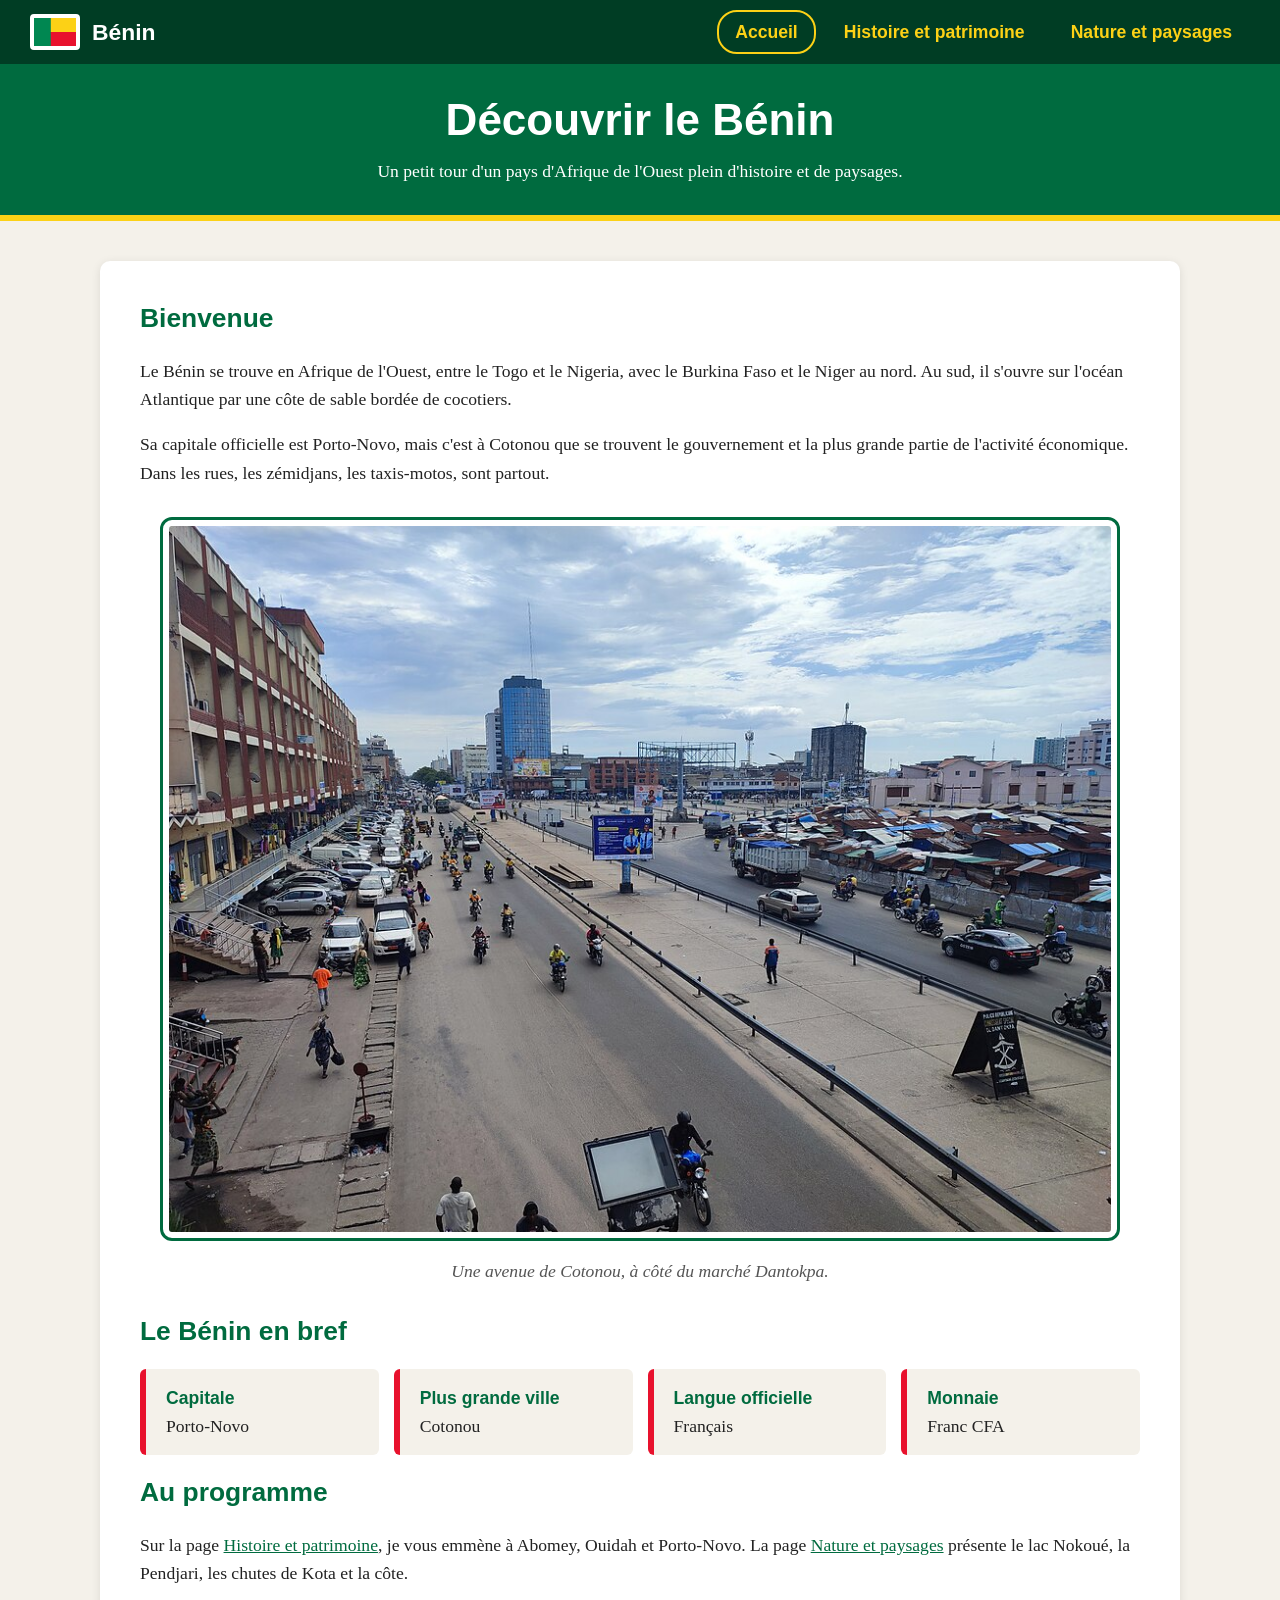
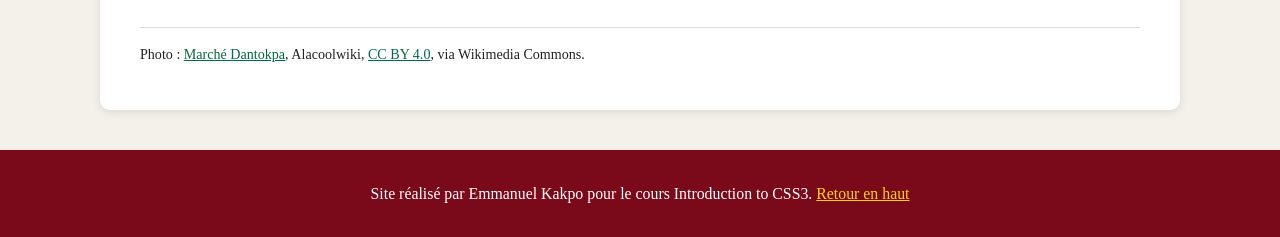
<file: index.html>
<!DOCTYPE html>
<html lang="fr">

<head>
  <meta charset="utf-8">
  <meta name="viewport" content="width=device-width, initial-scale=1">
  <title>Découvrir le Bénin</title>
  <link rel="stylesheet" href="css/style.css">
</head>

<body>
  <a href="#contenu" class="skip">Passer au contenu principal</a>

  <header id="haut">
    <nav>
      <div class="logo">
        <img src="images/drapeau-benin.svg" width="50" height="33" alt="Drapeau du Bénin">
        <span>Bénin</span>
      </div>
      <ul>
        <li><a href="index.html" aria-current="page">Accueil</a></li>
        <li><a href="patrimoine.html">Histoire et patrimoine</a></li>
        <li><a href="nature.html">Nature et paysages</a></li>
      </ul>
    </nav>
    <div class="banniere">
      <h1>Découvrir le Bénin</h1>
      <p>Un petit tour d'un pays d'Afrique de l'Ouest plein d'histoire et de paysages.</p>
    </div>
  </header>

  <main id="contenu">
    <section>
      <h2>Bienvenue</h2>
      <p>Le Bénin se trouve en Afrique de l'Ouest, entre le Togo et le Nigeria, avec le Burkina Faso et le Niger au
        nord. Au sud, il s'ouvre sur l'océan Atlantique par une côte de sable bordée de cocotiers.</p>
      <p>Sa capitale officielle est Porto-Novo, mais c'est à Cotonou que se trouvent le gouvernement et la plus grande
        partie de l'activité économique. Dans les rues, les zémidjans, les taxis-motos, sont partout.</p>

      <figure>
        <img src="images/dantokpa.jpg" width="960" height="720"
          alt="Une grande avenue de Cotonou près du marché Dantokpa, avec beaucoup de motos">
        <figcaption>Une avenue de Cotonou, à côté du marché Dantokpa.</figcaption>
      </figure>
    </section>

    <section>
      <h2>Le Bénin en bref</h2>
      <ul class="infos">
        <li><strong>Capitale</strong> Porto-Novo</li>
        <li><strong>Plus grande ville</strong> Cotonou</li>
        <li><strong>Langue officielle</strong> Français</li>
        <li><strong>Monnaie</strong> Franc CFA</li>
      </ul>
    </section>

    <section>
      <h2>Au programme</h2>
      <p>Sur la page <a href="patrimoine.html">Histoire et patrimoine</a>, je vous emmène à Abomey, Ouidah et
        Porto-Novo. La page <a href="nature.html">Nature et paysages</a> présente le lac Nokoué, la Pendjari, les
        chutes de Kota et la côte.</p>
    </section>

    <p class="credits">Photo : <a href="https://commons.wikimedia.org/wiki/File:March%C3%A9_Dantokpa_1.jpg">Marché
        Dantokpa</a>, Alacoolwiki, <a href="https://creativecommons.org/licenses/by/4.0/deed.fr">CC BY 4.0</a>, via
      Wikimedia Commons.</p>
  </main>

  <footer>
    <p>Site réalisé par Emmanuel Kakpo pour le cours Introduction to CSS3. <a href="#haut">Retour en haut</a></p>
  </footer>
</body>

</html>
</file>
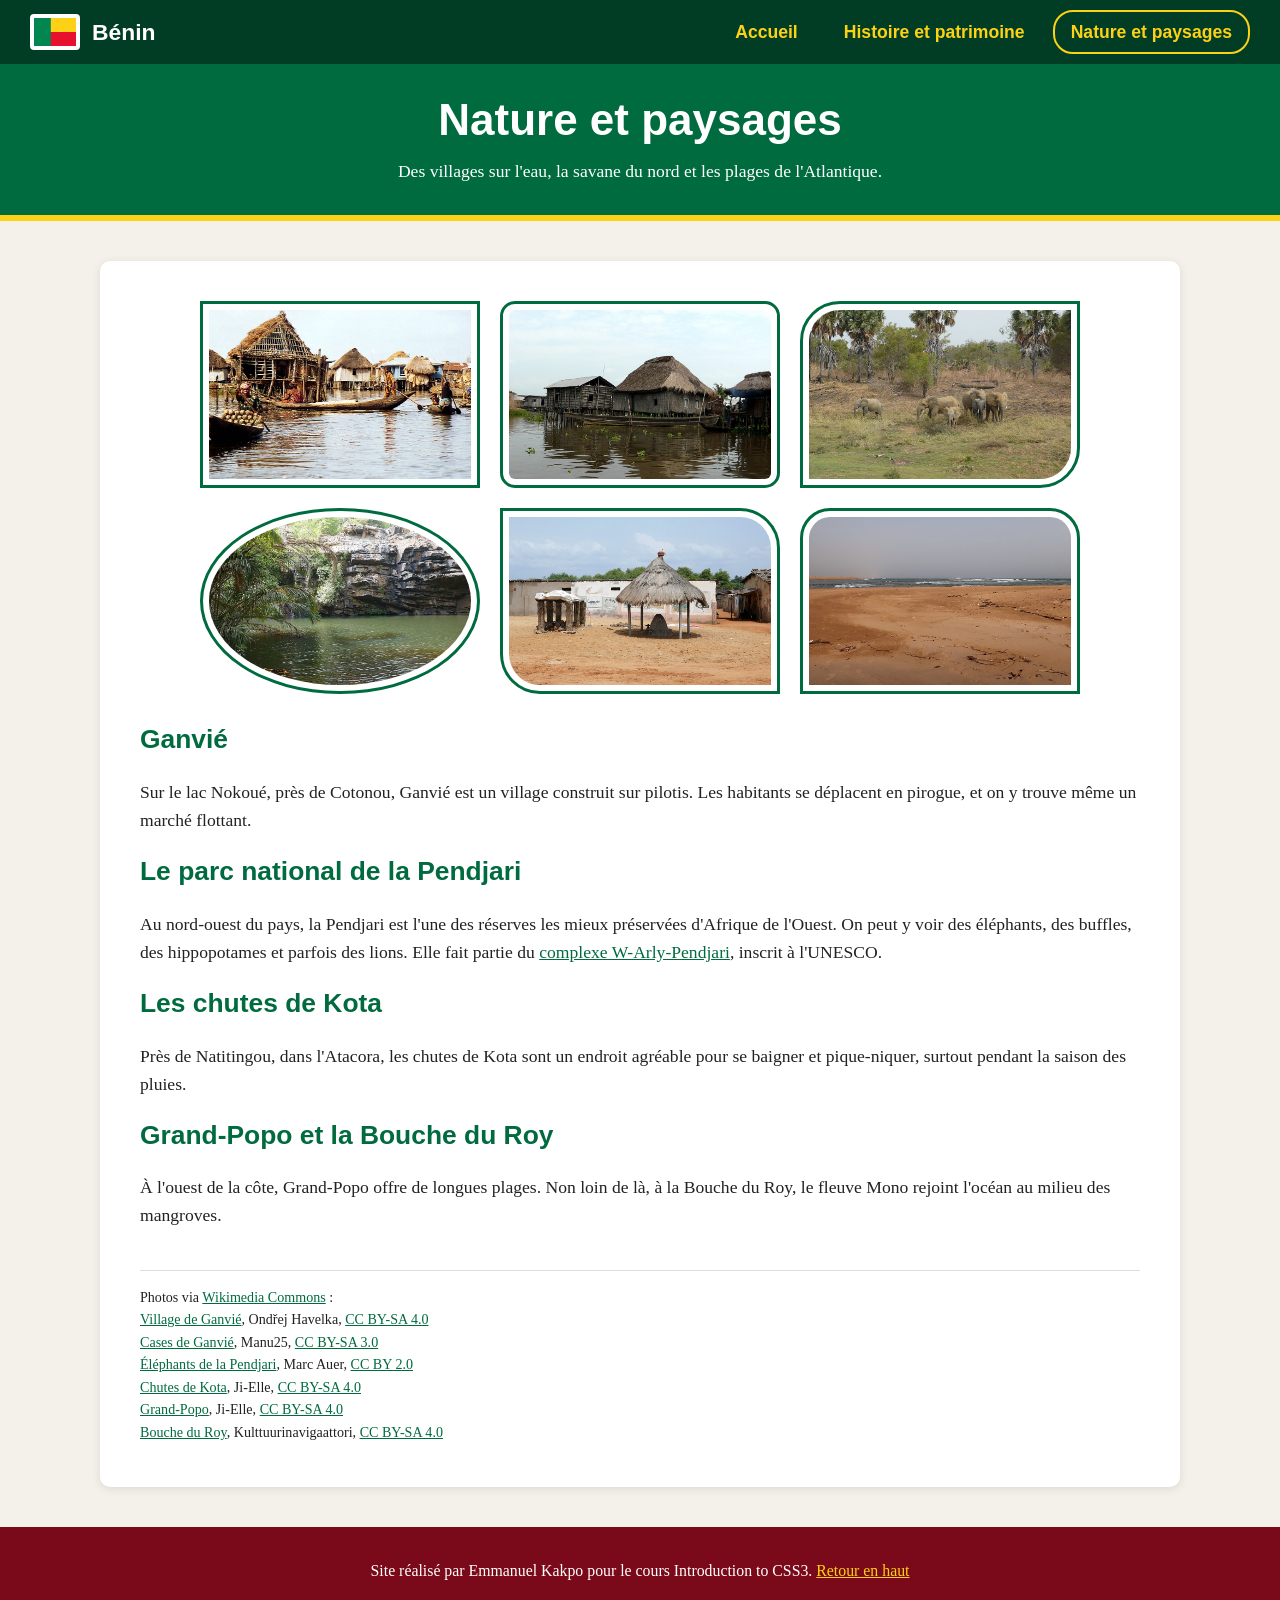
<file: nature.html>
<!DOCTYPE html>
<html lang="fr">

<head>
  <meta charset="utf-8">
  <meta name="viewport" content="width=device-width, initial-scale=1">
  <title>Nature et paysages du Bénin</title>
  <link rel="stylesheet" href="css/style.css">
</head>

<body>
  <a href="#contenu" class="skip">Passer au contenu principal</a>

  <header id="haut">
    <nav>
      <div class="logo">
        <img src="images/drapeau-benin.svg" width="50" height="33" alt="Drapeau du Bénin">
        <span>Bénin</span>
      </div>
      <ul>
        <li><a href="index.html">Accueil</a></li>
        <li><a href="patrimoine.html">Histoire et patrimoine</a></li>
        <li><a href="nature.html" aria-current="page">Nature et paysages</a></li>
      </ul>
    </nav>
    <div class="banniere">
      <h1>Nature et paysages</h1>
      <p>Des villages sur l'eau, la savane du nord et les plages de l'Atlantique.</p>
    </div>
  </header>

  <main id="contenu">
    <div class="galerie">
      <img src="images/ganvie.jpg" width="960" height="505"
        alt="Des maisons sur pilotis à Ganvié et des pirogues sur le lac Nokoué">
      <img src="images/ganvie-pirogues.jpg" width="960" height="640"
        alt="Des cases au toit de chaume construites sur l'eau à Ganvié">
      <img src="images/pendjari.jpg" width="960" height="541"
        alt="Un groupe d'éléphants dans la savane du parc de la Pendjari">
      <img src="images/kota.jpg" width="960" height="640"
        alt="Le bassin vert au pied des rochers des chutes de Kota">
      <img src="images/grand-popo.jpg" width="960" height="640"
        alt="Une place de sable à Grand-Popo avec une paillote au toit de chaume">
      <img src="images/bouche-du-roy.jpg" width="960" height="539"
        alt="Une plage de sable orangé au bord de l'océan, à la Bouche du Roy">
    </div>

    <section>
      <h2>Ganvié</h2>
      <p>Sur le lac Nokoué, près de Cotonou, Ganvié est un village construit sur pilotis. Les habitants se déplacent
        en pirogue, et on y trouve même un marché flottant.</p>
    </section>

    <section>
      <h2>Le parc national de la Pendjari</h2>
      <p>Au nord-ouest du pays, la Pendjari est l'une des réserves les mieux préservées d'Afrique de l'Ouest. On peut
        y voir des éléphants, des buffles, des hippopotames et parfois des lions. Elle fait partie du
        <a href="https://whc.unesco.org/fr/list/749">complexe W-Arly-Pendjari</a>, inscrit à l'UNESCO.</p>
    </section>

    <section>
      <h2>Les chutes de Kota</h2>
      <p>Près de Natitingou, dans l'Atacora, les chutes de Kota sont un endroit agréable pour se baigner et
        pique-niquer, surtout pendant la saison des pluies.</p>
    </section>

    <section>
      <h2>Grand-Popo et la Bouche du Roy</h2>
      <p>À l'ouest de la côte, Grand-Popo offre de longues plages. Non loin de là, à la Bouche du Roy, le fleuve Mono
        rejoint l'océan au milieu des mangroves.</p>
    </section>

    <ul class="credits">
      <li>Photos via <a href="https://commons.wikimedia.org/">Wikimedia Commons</a> :</li>
      <li><a href="https://commons.wikimedia.org/wiki/File:The_village_of_Ganvi%C3%A9_on_Lake_Nokou%C3%A9.jpg">Village
          de Ganvié</a>, Ondřej Havelka, <a href="https://creativecommons.org/licenses/by-sa/4.0/deed.fr">CC BY-SA
          4.0</a></li>
      <li><a href="https://commons.wikimedia.org/wiki/File:Ganvie2.jpg">Cases de Ganvié</a>, Manu25,
        <a href="https://creativecommons.org/licenses/by-sa/3.0/deed.fr">CC BY-SA 3.0</a></li>
      <li><a href="https://commons.wikimedia.org/wiki/File:Elephants_Pendjari_National_Park.jpg">Éléphants de la
          Pendjari</a>, Marc Auer, <a href="https://creativecommons.org/licenses/by/2.0/deed.fr">CC BY 2.0</a></li>
      <li><a href="https://commons.wikimedia.org/wiki/File:Chutes_de_Kota_%281%29.jpg">Chutes de Kota</a>, Ji-Elle,
        <a href="https://creativecommons.org/licenses/by-sa/4.0/deed.fr">CC BY-SA 4.0</a></li>
      <li><a href="https://commons.wikimedia.org/wiki/File:Plage_de_Grand-Popo_%281%29.jpg">Grand-Popo</a>, Ji-Elle,
        <a href="https://creativecommons.org/licenses/by-sa/4.0/deed.fr">CC BY-SA 4.0</a></li>
      <li><a href="https://commons.wikimedia.org/wiki/File:Bouche_du_Roi_in_Grand_Popo_Benin.jpg">Bouche du Roy</a>,
        Kulttuurinavigaattori, <a href="https://creativecommons.org/licenses/by-sa/4.0/deed.fr">CC BY-SA 4.0</a></li>
    </ul>
  </main>

  <footer>
    <p>Site réalisé par Emmanuel Kakpo pour le cours Introduction to CSS3. <a href="#haut">Retour en haut</a></p>
  </footer>
</body>

</html>
</file>
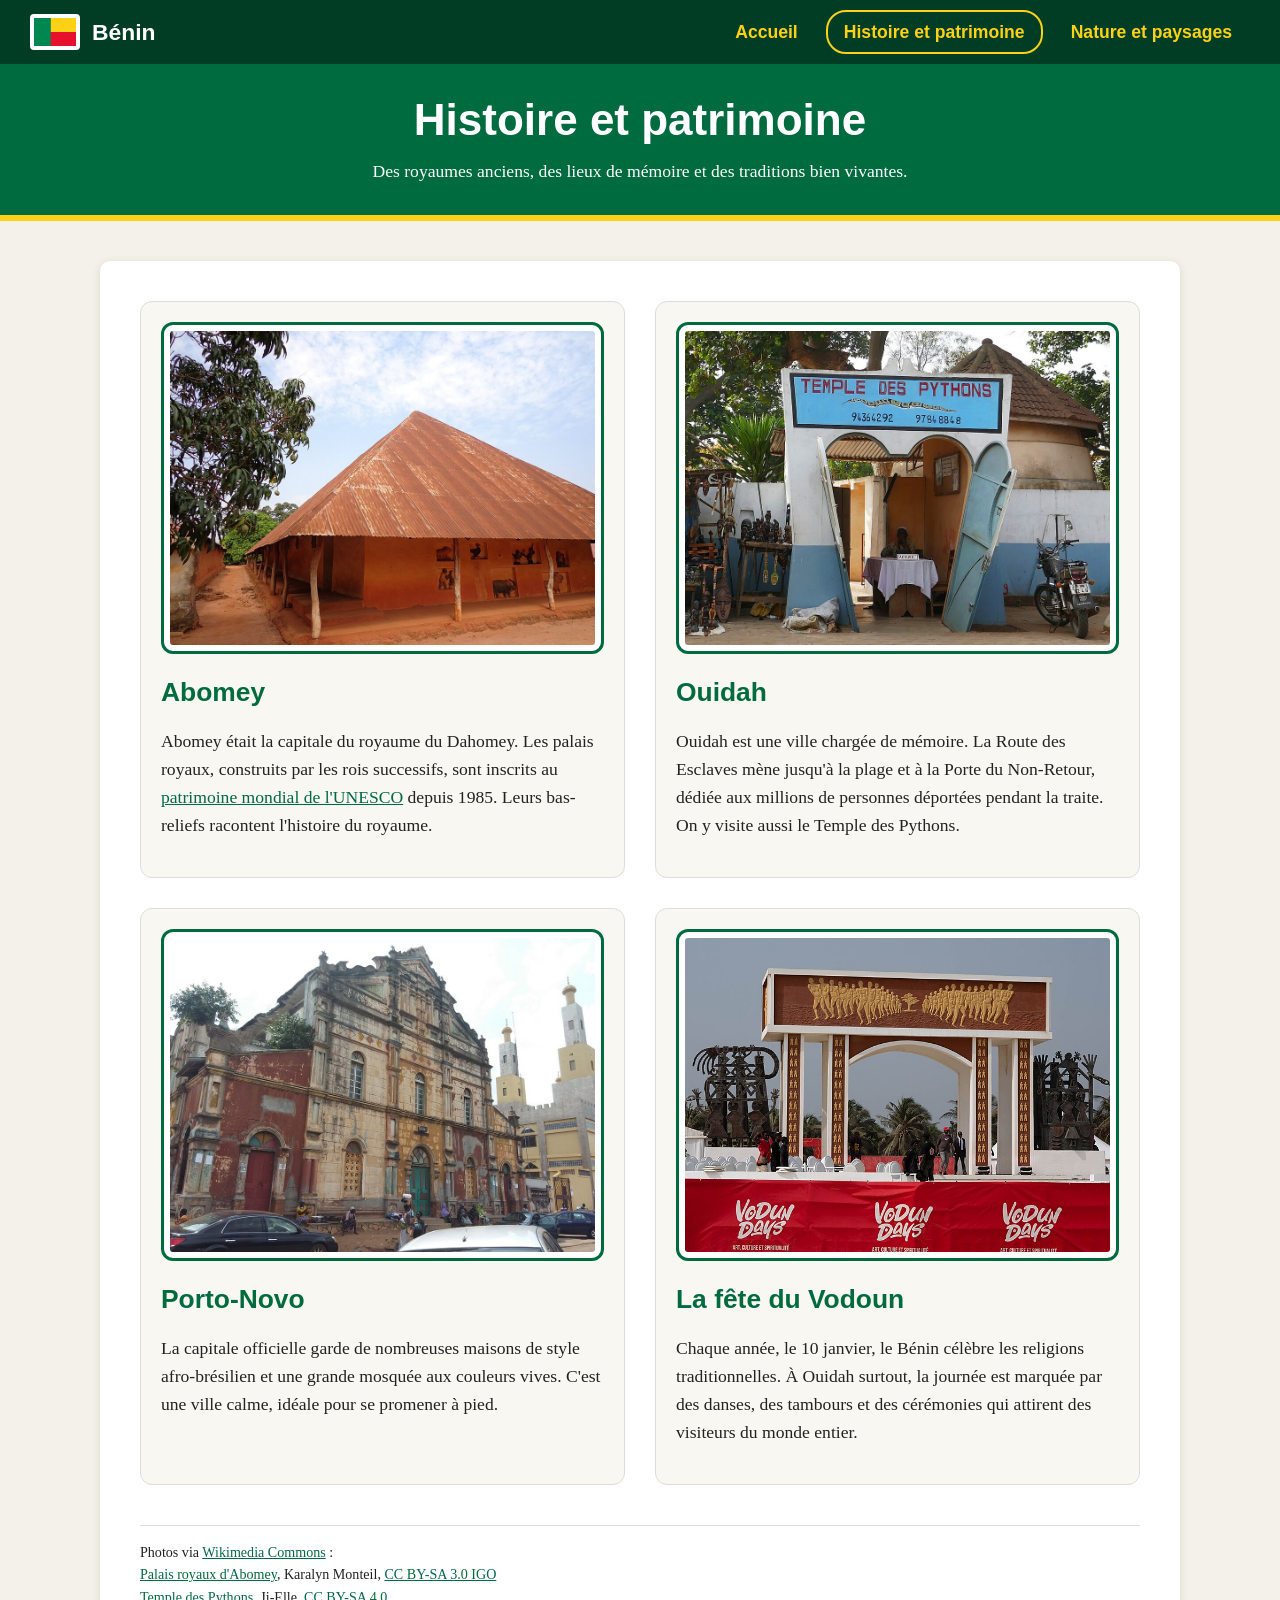
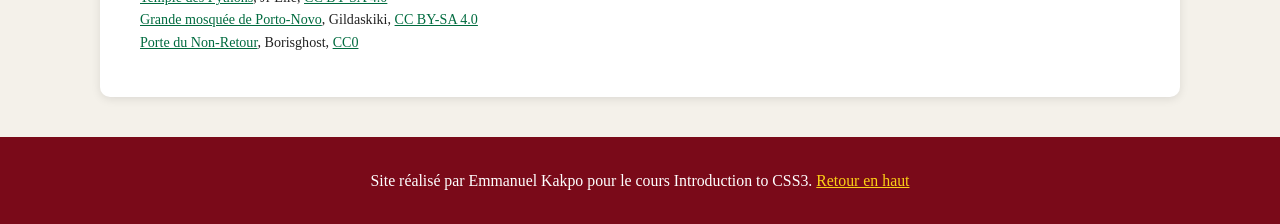
<file: patrimoine.html>
<!DOCTYPE html>
<html lang="fr">

<head>
  <meta charset="utf-8">
  <meta name="viewport" content="width=device-width, initial-scale=1">
  <title>Histoire et patrimoine du Bénin</title>
  <link rel="stylesheet" href="css/style.css">
</head>

<body>
  <a href="#contenu" class="skip">Passer au contenu principal</a>

  <header id="haut">
    <nav>
      <div class="logo">
        <img src="images/drapeau-benin.svg" width="50" height="33" alt="Drapeau du Bénin">
        <span>Bénin</span>
      </div>
      <ul>
        <li><a href="index.html">Accueil</a></li>
        <li><a href="patrimoine.html" aria-current="page">Histoire et patrimoine</a></li>
        <li><a href="nature.html">Nature et paysages</a></li>
      </ul>
    </nav>
    <div class="banniere">
      <h1>Histoire et patrimoine</h1>
      <p>Des royaumes anciens, des lieux de mémoire et des traditions bien vivantes.</p>
    </div>
  </header>

  <main id="contenu">
    <div class="grid">
      <article class="carte">
        <img src="images/abomey.jpg" width="960" height="720"
          alt="Un bâtiment des palais royaux d'Abomey, aux murs de terre rouge et au grand toit de tôle">
        <h2>Abomey</h2>
        <p>Abomey était la capitale du royaume du Dahomey. Les palais royaux, construits par les rois successifs, sont
          inscrits au <a href="https://whc.unesco.org/fr/list/323">patrimoine mondial de l'UNESCO</a> depuis 1985.
          Leurs bas-reliefs racontent l'histoire du royaume.</p>
      </article>

      <article class="carte">
        <img src="images/temple-pythons.jpg" width="960" height="746"
          alt="L'entrée du Temple des Pythons à Ouidah, avec son panneau peint en bleu">
        <h2>Ouidah</h2>
        <p>Ouidah est une ville chargée de mémoire. La Route des Esclaves mène jusqu'à la plage et à la Porte du
          Non-Retour, dédiée aux millions de personnes déportées pendant la traite. On y visite aussi le Temple des
          Pythons.</p>
      </article>

      <article class="carte">
        <img src="images/mosquee-porto-novo.jpg" width="960" height="720"
          alt="La façade colorée de la grande mosquée de Porto-Novo et ses deux minarets">
        <h2>Porto-Novo</h2>
        <p>La capitale officielle garde de nombreuses maisons de style afro-brésilien et une grande mosquée aux
          couleurs vives. C'est une ville calme, idéale pour se promener à pied.</p>
      </article>

      <article class="carte">
        <img src="images/porte-non-retour.jpg" width="960" height="540"
          alt="La Porte du Non-Retour à Ouidah, devant une scène décorée pour les Vodun Days">
        <h2>La fête du Vodoun</h2>
        <p>Chaque année, le 10 janvier, le Bénin célèbre les religions traditionnelles. À Ouidah surtout, la journée
          est marquée par des danses, des tambours et des cérémonies qui attirent des visiteurs du monde entier.</p>
      </article>
    </div>

    <ul class="credits">
      <li>Photos via <a href="https://commons.wikimedia.org/">Wikimedia Commons</a> :</li>
      <li><a href="https://commons.wikimedia.org/wiki/File:Royal_Palaces_of_Abomey-133470.jpg">Palais royaux
          d'Abomey</a>, Karalyn Monteil, <a href="https://creativecommons.org/licenses/by-sa/3.0/igo/deed.fr">CC BY-SA
          3.0 IGO</a></li>
      <li><a href="https://commons.wikimedia.org/wiki/File:Entr%C3%A9e_du_Temple_des_Pythons_%28Ouidah%29.jpg">Temple
          des Pythons</a>, Ji-Elle, <a href="https://creativecommons.org/licenses/by-sa/4.0/deed.fr">CC BY-SA 4.0</a>
      </li>
      <li><a href="https://commons.wikimedia.org/wiki/File:Grande_Mosqu%C3%A9e_de_Porto-Novo_au_B%C3%A9nin_01.jpg">Grande
          mosquée de Porto-Novo</a>, Gildaskiki, <a href="https://creativecommons.org/licenses/by-sa/4.0/deed.fr">CC
          BY-SA 4.0</a></li>
      <li><a href="https://commons.wikimedia.org/wiki/File:Porte_du_non-retour_au_Benin.jpg">Porte du Non-Retour</a>,
        Borisghost, <a href="https://creativecommons.org/publicdomain/zero/1.0/deed.fr">CC0</a></li>
    </ul>
  </main>

  <footer>
    <p>Site réalisé par Emmanuel Kakpo pour le cours Introduction to CSS3. <a href="#haut">Retour en haut</a></p>
  </footer>
</body>

</html>
</file>
<file: css/style.css>
body {
  margin: 0;
  font-family: Georgia, "Times New Roman", serif;
  font-size: 110%;
  line-height: 1.6;
  background-color: #f4f1ea;
  color: #222222;
}

h1,
h2 {
  font-family: "Trebuchet MS", Arial, sans-serif;
  line-height: 1.2;
}

h2 {
  color: #006b3f;
}

a {
  color: #006b3f;
}

a:hover,
a:focus {
  color: #003d24;
}

.skip {
  position: absolute;
  top: -100px;
  left: 0;
  z-index: 10;
  padding: 10px 20px;
  background-color: #fcd116;
  color: #222222;
  font-family: "Trebuchet MS", Arial, sans-serif;
  font-weight: bold;
}

.skip:focus {
  top: 0;
}

nav {
  display: flex;
  flex-wrap: wrap;
  justify-content: space-between;
  align-items: center;
  gap: 10px;
  padding: 10px 30px;
  background-color: #003d24;
}

.logo {
  display: flex;
  align-items: center;
  gap: 12px;
  color: #ffffff;
  font-family: "Trebuchet MS", Arial, sans-serif;
  font-size: 1.3em;
  font-weight: bold;
}

nav ul {
  display: flex;
  flex-wrap: wrap;
  gap: 10px;
  margin: 0;
  padding: 0;
  list-style: none;
}

nav a {
  display: block;
  padding: 6px 16px;
  border: 2px solid transparent;
  border-radius: 20px;
  color: #fcd116;
  font-family: "Trebuchet MS", Arial, sans-serif;
  font-weight: bold;
  text-decoration: none;
  transition: background-color 0.3s, color 0.3s;
}

nav a:hover,
nav a:focus {
  background-color: #fcd116;
  color: #003d24;
}

nav a[aria-current="page"] {
  border-color: #fcd116;
}

.banniere {
  padding: 30px 20px;
  background-color: #006b3f;
  border-bottom: 6px solid #fcd116;
  color: #ffffff;
  text-align: center;
}

.banniere h1 {
  margin: 0 0 10px;
  font-size: 2.5em;
}

.banniere p {
  margin: 0;
}

main {
  max-width: 1000px;
  margin: 40px auto;
  padding: 20px 40px 30px;
  background-color: #ffffff;
  border-radius: 10px;
  box-shadow: 0 2px 10px rgba(0, 0, 0, 0.1);
}

img {
  box-sizing: border-box;
  max-width: 100%;
  height: auto;
  padding: 6px;
  border: 3px solid #006b3f;
  border-radius: 12px;
  background-color: #ffffff;
}

.logo img {
  width: 50px;
  padding: 2px;
  border: 2px solid #ffffff;
  border-radius: 4px;
}

figure {
  margin: 30px 0;
  text-align: center;
}

figcaption {
  margin-top: 8px;
  color: #555555;
  font-style: italic;
}

.infos {
  display: flex;
  flex-wrap: wrap;
  gap: 15px;
  padding: 0;
  list-style: none;
}

.infos li {
  flex: 1 1 180px;
  padding: 15px 20px;
  background-color: #f4f1ea;
  border-left: 6px solid #e8112d;
  border-radius: 6px;
}

.infos strong {
  display: block;
  color: #006b3f;
  font-family: "Trebuchet MS", Arial, sans-serif;
}

.grid {
  display: grid;
  grid-template-columns: 1fr 1fr;
  gap: 30px;
  margin: 20px 0;
}

.carte {
  padding: 20px;
  background-color: #f9f7f2;
  border: 1px solid #dddddd;
  border-radius: 12px;
}

.carte img {
  width: 100%;
  aspect-ratio: 4 / 3;
  object-fit: cover;
  transition: transform 0.3s, box-shadow 0.3s;
}

.carte img:hover {
  transform: scale(1.04);
  box-shadow: 0 6px 15px rgba(0, 0, 0, 0.3);
}

.carte h2 {
  margin: 15px 0 5px;
}

.galerie {
  display: flex;
  flex-wrap: wrap;
  justify-content: center;
  gap: 20px;
  margin: 20px 0 30px;
}

.galerie img {
  width: 280px;
  aspect-ratio: 3 / 2;
  object-fit: cover;
  transition: transform 0.4s, box-shadow 0.4s;
}

.galerie img:hover {
  transform: scale(1.08) rotate(-2deg);
  box-shadow: 0 8px 20px rgba(0, 0, 0, 0.3);
}

.galerie img:nth-child(1) {
  border-radius: 0;
}

.galerie img:nth-child(2) {
  border-radius: 15px;
}

.galerie img:nth-child(3) {
  border-radius: 40px 0;
}

.galerie img:nth-child(4) {
  border-radius: 50%;
}

.galerie img:nth-child(5) {
  border-radius: 0 40px;
}

.galerie img:nth-child(6) {
  border-radius: 30px 30px 0 0;
}

.credits {
  margin-top: 40px;
  padding-top: 15px;
  border-top: 1px solid #dddddd;
  font-size: 0.8em;
  list-style: none;
  padding-left: 0;
}

footer {
  padding: 15px 20px;
  background-color: #7a0a19;
  color: #ffffff;
  font-size: 0.9em;
  text-align: center;
}

footer a,
footer a:hover,
footer a:focus {
  color: #fcd116;
}

@media (max-width: 700px) {
  nav {
    justify-content: center;
    padding: 10px;
  }

  main {
    margin: 20px 10px;
    padding: 10px 20px 20px;
  }

  .grid {
    grid-template-columns: 1fr;
  }

  .banniere h1 {
    font-size: 1.8em;
  }
}

@media (prefers-reduced-motion: reduce) {
  nav a,
  .carte img,
  .galerie img {
    transition: none;
  }
}
</file>
